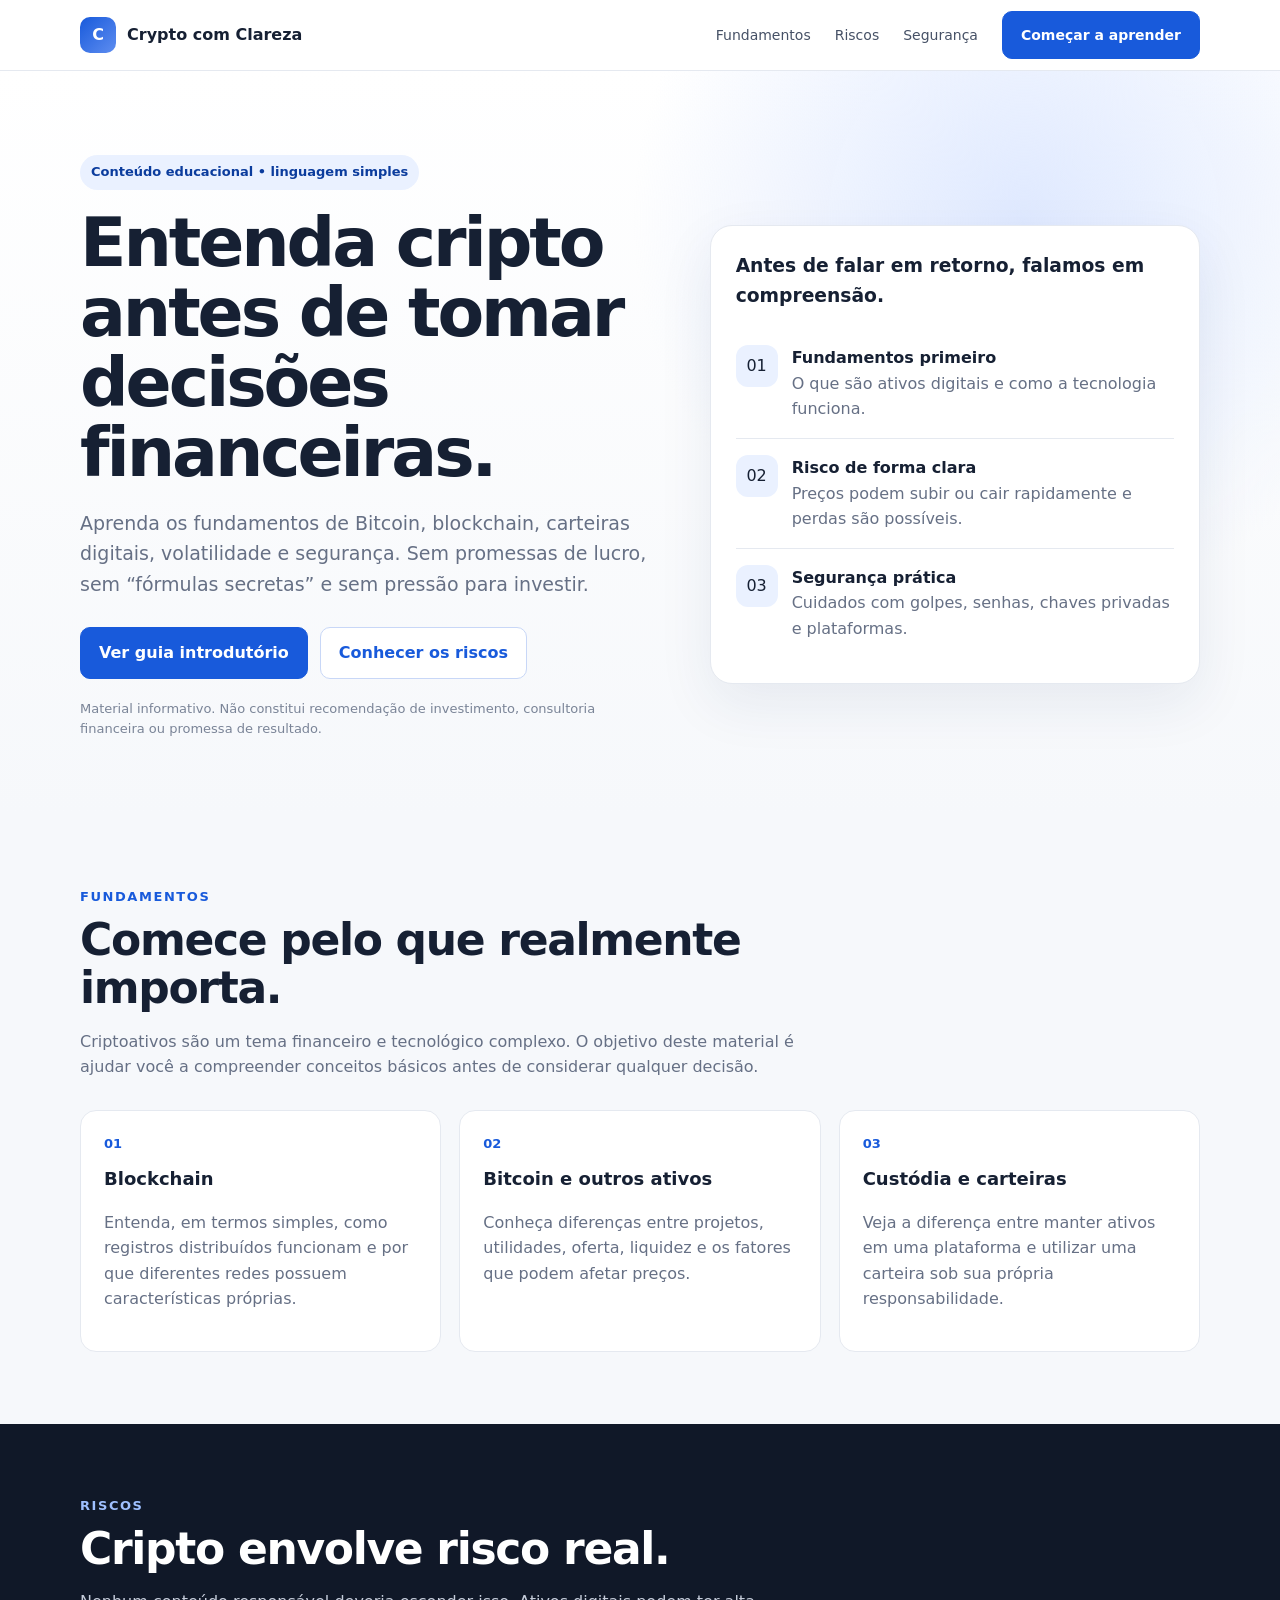
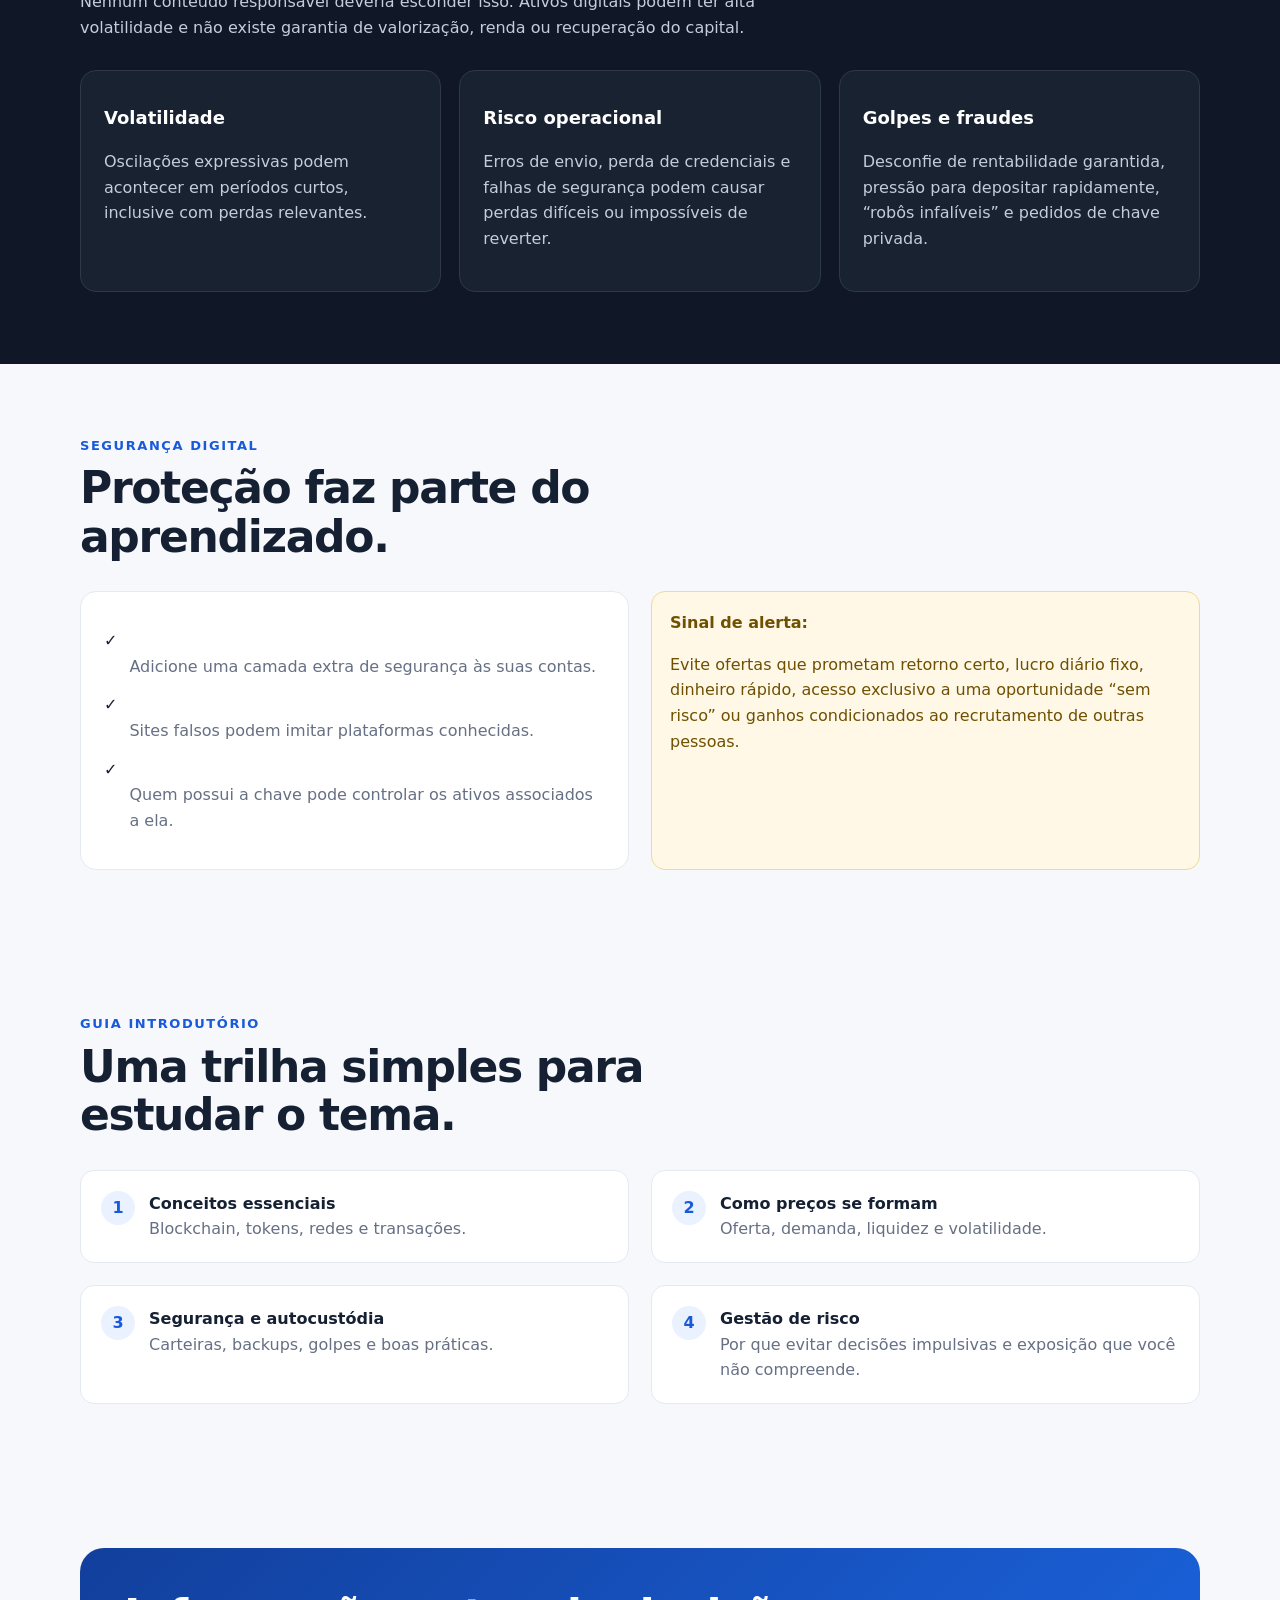
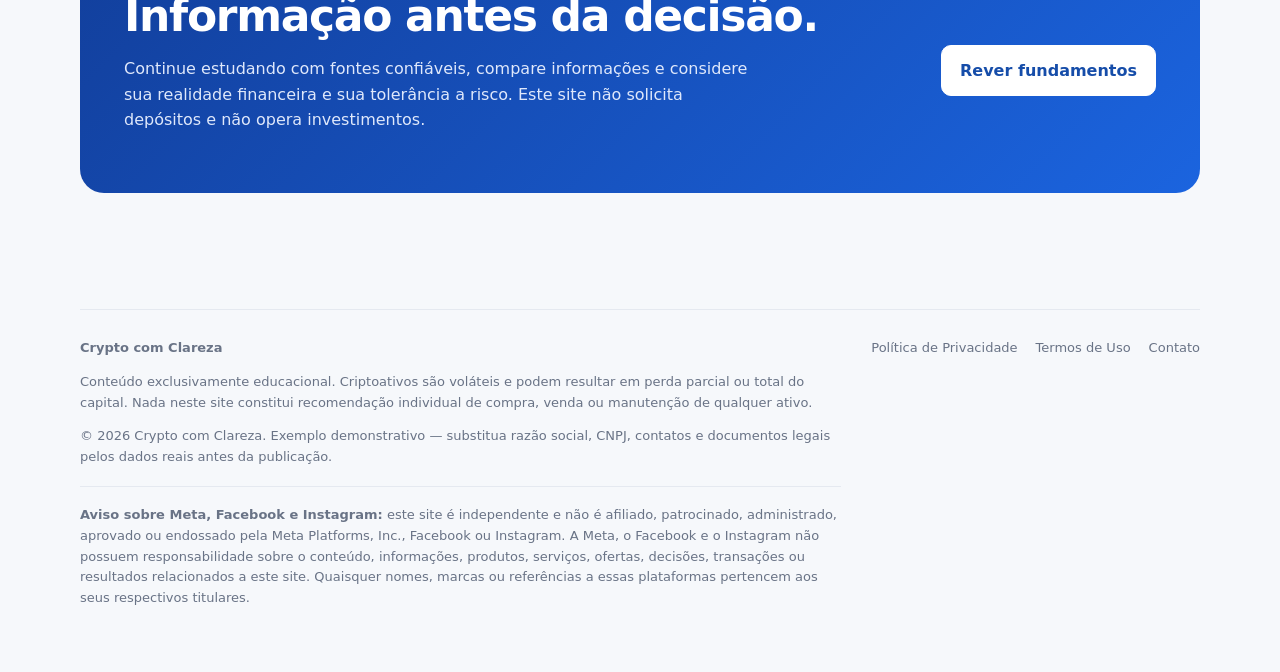
<file: gorilawhite/index.html>
<!doctype html>
<html lang="pt-BR">
<head>
  <meta charset="utf-8" />
  <meta name="viewport" content="width=device-width, initial-scale=1" />
  <meta name="description" content="Conteúdo educacional sobre criptomoedas, blockchain, segurança digital e gestão de riscos. Sem promessas de lucro ou recomendação individual de investimento." />
  <meta name="robots" content="index,follow" />
  <title>Crypto com Clareza | Educação sobre ativos digitais</title>
  <style>
    :root{
      --bg:#f6f8fb; --card:#ffffff; --ink:#162033; --muted:#667085;
      --line:#e5e9f0; --brand:#185adb; --brand2:#0b3c9d; --soft:#eaf1ff;
      --good:#0b7a53; --warn:#8a5a00;
    }
    *{box-sizing:border-box}
    html{scroll-behavior:smooth}
    body{margin:0;font-family:Inter,ui-sans-serif,system-ui,-apple-system,BlinkMacSystemFont,"Segoe UI",sans-serif;background:var(--bg);color:var(--ink);line-height:1.6}
    a{color:inherit}
    .wrap{width:min(1120px,calc(100% - 36px));margin:auto}
    header{background:rgba(255,255,255,.94);border-bottom:1px solid var(--line);position:sticky;top:0;z-index:10;backdrop-filter:blur(12px)}
    nav{min-height:70px;display:flex;align-items:center;justify-content:space-between;gap:22px}
    .brand{display:flex;gap:11px;align-items:center;font-weight:800;text-decoration:none}
    .logo{width:36px;height:36px;border-radius:10px;background:linear-gradient(135deg,var(--brand),#5e8df0);display:grid;place-items:center;color:white;font-weight:900}
    .navlinks{display:flex;gap:24px;align-items:center;color:#465166;font-size:14px}
    .navlinks a{text-decoration:none}
    .btn{display:inline-flex;align-items:center;justify-content:center;padding:12px 18px;border-radius:10px;background:var(--brand);color:#fff;text-decoration:none;font-weight:700;border:1px solid var(--brand)}
    .btn:hover{background:var(--brand2)}
    .btn.secondary{background:#fff;color:var(--brand);border-color:#c8d7f7}
    .hero{padding:84px 0 62px;background:radial-gradient(circle at 80% 20%,#dfe9ff 0,transparent 33%),linear-gradient(#fff,var(--bg))}
    .hero-grid{display:grid;grid-template-columns:1.08fr .92fr;gap:54px;align-items:center}
    .pill{display:inline-flex;gap:8px;align-items:center;background:var(--soft);color:var(--brand2);padding:7px 11px;border-radius:999px;font-size:13px;font-weight:800}
    h1{font-size:clamp(40px,6vw,68px);line-height:1.03;letter-spacing:-.045em;margin:18px 0 20px}
    .lead{font-size:19px;color:var(--muted);max-width:710px}
    .actions{display:flex;gap:12px;flex-wrap:wrap;margin:28px 0 20px}
    .micro{font-size:13px;color:#7a8497}
    .panel{background:var(--card);border:1px solid var(--line);border-radius:22px;padding:25px;box-shadow:0 20px 55px rgba(26,53,98,.08)}
    .panel h3{margin-top:0}
    .metric{display:flex;gap:14px;padding:16px 0;border-bottom:1px solid var(--line)}
    .metric:last-child{border-bottom:0}
    .icon{width:42px;height:42px;border-radius:12px;background:var(--soft);display:grid;place-items:center;flex:none}
    section{padding:72px 0}
    .section-head{max-width:730px;margin-bottom:30px}
    .eyebrow{font-size:13px;font-weight:800;color:var(--brand);text-transform:uppercase;letter-spacing:.12em}
    h2{font-size:clamp(30px,4vw,44px);line-height:1.1;letter-spacing:-.03em;margin:8px 0 12px}
    .muted{color:var(--muted)}
    .grid3{display:grid;grid-template-columns:repeat(3,1fr);gap:18px}
    .card{background:#fff;border:1px solid var(--line);border-radius:16px;padding:23px}
    .card h3{margin:10px 0 8px;font-size:18px}
    .num{font-size:13px;font-weight:900;color:var(--brand)}
    .risk{background:#101828;color:white}
    .risk .muted{color:#c5ccda}
    .risk .card{background:#182230;border-color:#2d394a;color:white}
    .risk .card p{color:#c5ccda}
    .check{display:flex;gap:12px;margin:13px 0}
    .check b{color:#fff}
    .learn{display:grid;grid-template-columns:1fr 1fr;gap:22px}
    .lesson{display:flex;gap:14px;background:#fff;border:1px solid var(--line);padding:20px;border-radius:14px}
    .lesson span{display:grid;place-items:center;width:34px;height:34px;border-radius:50%;background:var(--soft);color:var(--brand);font-weight:900;flex:none}
    .notice{background:#fff8e7;border:1px solid #f0d996;border-radius:14px;padding:18px;color:#6f5000}
    .cta{background:linear-gradient(135deg,#123f9c,#1b64df);border-radius:24px;color:white;padding:44px;display:flex;align-items:center;justify-content:space-between;gap:25px}
    .cta h2{margin-top:0}
    .cta p{color:#dfe8fb;max-width:640px}
    .cta .btn{background:white;color:#164da9;border-color:white}
    footer{padding:44px 0 50px;color:#697386;font-size:13px}
    .footergrid{display:grid;grid-template-columns:1fr auto;gap:30px;border-top:1px solid var(--line);padding-top:28px}
    .footerlinks{display:flex;gap:18px;flex-wrap:wrap}
    .footerlinks a{text-decoration:none}
    @media(max-width:800px){
      .navlinks a:not(.btn){display:none}
      .hero{padding-top:56px}
      .hero-grid,.learn{grid-template-columns:1fr}
      .grid3{grid-template-columns:1fr}
      .cta{display:block;padding:30px}
      .cta .btn{margin-top:8px}
      .footergrid{grid-template-columns:1fr}
    }
  
    .modal-backdrop{
      position:fixed; inset:0; background:rgba(10,18,32,.62); display:none;
      align-items:center; justify-content:center; padding:20px; z-index:1000;
    }
    .modal-backdrop.open{display:flex}
    .modal{
      width:min(760px,100%); max-height:86vh; overflow:auto; background:#fff;
      border-radius:18px; border:1px solid var(--line); box-shadow:0 30px 80px rgba(0,0,0,.22);
    }
    .modal-head{
      position:sticky; top:0; background:#fff; border-bottom:1px solid var(--line);
      padding:18px 22px; display:flex; align-items:center; justify-content:space-between; gap:20px;
    }
    .modal-head h3{margin:0;font-size:22px}
    .modal-close{
      border:0; background:#f0f3f8; width:38px; height:38px; border-radius:10px;
      cursor:pointer; font-size:22px; color:#344054;
    }
    .modal-body{padding:22px}
    .modal-body h4{margin:24px 0 8px}
    .modal-body p,.modal-body li{color:#596579}
    .modal-body ul{padding-left:20px}

  </style>
</head>
<body>
<header>
  <div class="wrap">
    <nav aria-label="Navegação principal">
      <a class="brand" href="#inicio"><span class="logo">C</span> Crypto com Clareza</a>
      <div class="navlinks">
        <a href="#fundamentos">Fundamentos</a>
        <a href="#riscos">Riscos</a>
        <a href="#seguranca">Segurança</a>
        <a class="btn" href="#guia">Começar a aprender</a>
      </div>
    </nav>
  </div>
</header>

<main id="inicio">
  <section class="hero">
    <div class="wrap hero-grid">
      <div>
        <span class="pill">Conteúdo educacional • linguagem simples</span>
        <h1>Entenda cripto antes de tomar decisões financeiras.</h1>
        <p class="lead">Aprenda os fundamentos de Bitcoin, blockchain, carteiras digitais, volatilidade e segurança. Sem promessas de lucro, sem “fórmulas secretas” e sem pressão para investir.</p>
        <div class="actions">
          <a class="btn" href="#guia">Ver guia introdutório</a>
          <a class="btn secondary" href="#riscos">Conhecer os riscos</a>
        </div>
        <p class="micro">Material informativo. Não constitui recomendação de investimento, consultoria financeira ou promessa de resultado.</p>
      </div>
      <aside class="panel" aria-label="Princípios do conteúdo">
        <h3>Antes de falar em retorno, falamos em compreensão.</h3>
        <div class="metric"><div class="icon">01</div><div><strong>Fundamentos primeiro</strong><br><span class="muted">O que são ativos digitais e como a tecnologia funciona.</span></div></div>
        <div class="metric"><div class="icon">02</div><div><strong>Risco de forma clara</strong><br><span class="muted">Preços podem subir ou cair rapidamente e perdas são possíveis.</span></div></div>
        <div class="metric"><div class="icon">03</div><div><strong>Segurança prática</strong><br><span class="muted">Cuidados com golpes, senhas, chaves privadas e plataformas.</span></div></div>
      </aside>
    </div>
  </section>

  <section id="fundamentos">
    <div class="wrap">
      <div class="section-head">
        <div class="eyebrow">Fundamentos</div>
        <h2>Comece pelo que realmente importa.</h2>
        <p class="muted">Criptoativos são um tema financeiro e tecnológico complexo. O objetivo deste material é ajudar você a compreender conceitos básicos antes de considerar qualquer decisão.</p>
      </div>
      <div class="grid3">
        <article class="card"><div class="num">01</div><h3>Blockchain</h3><p class="muted">Entenda, em termos simples, como registros distribuídos funcionam e por que diferentes redes possuem características próprias.</p></article>
        <article class="card"><div class="num">02</div><h3>Bitcoin e outros ativos</h3><p class="muted">Conheça diferenças entre projetos, utilidades, oferta, liquidez e os fatores que podem afetar preços.</p></article>
        <article class="card"><div class="num">03</div><h3>Custódia e carteiras</h3><p class="muted">Veja a diferença entre manter ativos em uma plataforma e utilizar uma carteira sob sua própria responsabilidade.</p></article>
      </div>
    </div>
  </section>

  <section class="risk" id="riscos">
    <div class="wrap">
      <div class="section-head">
        <div class="eyebrow" style="color:#9fc0ff">Riscos</div>
        <h2>Cripto envolve risco real.</h2>
        <p class="muted">Nenhum conteúdo responsável deveria esconder isso. Ativos digitais podem ter alta volatilidade e não existe garantia de valorização, renda ou recuperação do capital.</p>
      </div>
      <div class="grid3">
        <article class="card"><h3>Volatilidade</h3><p>Oscilações expressivas podem acontecer em períodos curtos, inclusive com perdas relevantes.</p></article>
        <article class="card"><h3>Risco operacional</h3><p>Erros de envio, perda de credenciais e falhas de segurança podem causar perdas difíceis ou impossíveis de reverter.</p></article>
        <article class="card"><h3>Golpes e fraudes</h3><p>Desconfie de rentabilidade garantida, pressão para depositar rapidamente, “robôs infalíveis” e pedidos de chave privada.</p></article>
      </div>
    </div>
  </section>

  <section id="seguranca">
    <div class="wrap">
      <div class="section-head">
        <div class="eyebrow">Segurança digital</div>
        <h2>Proteção faz parte do aprendizado.</h2>
      </div>
      <div class="learn">
        <div class="card">
          <div class="check"><span>✓</span><div><b>Use autenticação em dois fatores</b><br><span class="muted">Adicione uma camada extra de segurança às suas contas.</span></div></div>
          <div class="check"><span>✓</span><div><b>Confirme endereços e domínios</b><br><span class="muted">Sites falsos podem imitar plataformas conhecidas.</span></div></div>
          <div class="check"><span>✓</span><div><b>Nunca compartilhe sua chave privada</b><br><span class="muted">Quem possui a chave pode controlar os ativos associados a ela.</span></div></div>
        </div>
        <div class="notice">
          <strong>Sinal de alerta:</strong>
          <p>Evite ofertas que prometam retorno certo, lucro diário fixo, dinheiro rápido, acesso exclusivo a uma oportunidade “sem risco” ou ganhos condicionados ao recrutamento de outras pessoas.</p>
        </div>
      </div>
    </div>
  </section>

  <section id="guia">
    <div class="wrap">
      <div class="section-head">
        <div class="eyebrow">Guia introdutório</div>
        <h2>Uma trilha simples para estudar o tema.</h2>
      </div>
      <div class="learn">
        <div class="lesson"><span>1</span><div><strong>Conceitos essenciais</strong><div class="muted">Blockchain, tokens, redes e transações.</div></div></div>
        <div class="lesson"><span>2</span><div><strong>Como preços se formam</strong><div class="muted">Oferta, demanda, liquidez e volatilidade.</div></div></div>
        <div class="lesson"><span>3</span><div><strong>Segurança e autocustódia</strong><div class="muted">Carteiras, backups, golpes e boas práticas.</div></div></div>
        <div class="lesson"><span>4</span><div><strong>Gestão de risco</strong><div class="muted">Por que evitar decisões impulsivas e exposição que você não compreende.</div></div></div>
      </div>
    </div>
  </section>

  <section>
    <div class="wrap">
      <div class="cta">
        <div>
          <h2>Informação antes da decisão.</h2>
          <p>Continue estudando com fontes confiáveis, compare informações e considere sua realidade financeira e sua tolerância a risco. Este site não solicita depósitos e não opera investimentos.</p>
        </div>
        <a class="btn" href="#fundamentos">Rever fundamentos</a>
      </div>
    </div>
  </section>
</main>

<footer>
  <div class="wrap footergrid">
    <div>
      <strong>Crypto com Clareza</strong>
      <p>Conteúdo exclusivamente educacional. Criptoativos são voláteis e podem resultar em perda parcial ou total do capital. Nada neste site constitui recomendação individual de compra, venda ou manutenção de qualquer ativo.</p>
      <p>© 2026 Crypto com Clareza. Exemplo demonstrativo — substitua razão social, CNPJ, contatos e documentos legais pelos dados reais antes da publicação.</p>

      <p style="margin-top:18px;padding-top:18px;border-top:1px solid #e5e9f0;">
        <strong>Aviso sobre Meta, Facebook e Instagram:</strong>
        este site é independente e não é afiliado, patrocinado, administrado, aprovado ou endossado pela Meta Platforms, Inc., Facebook ou Instagram.
        A Meta, o Facebook e o Instagram não possuem responsabilidade sobre o conteúdo, informações, produtos, serviços, ofertas, decisões, transações ou resultados relacionados a este site.
        Quaisquer nomes, marcas ou referências a essas plataformas pertencem aos seus respectivos titulares.
      </p>
    </div>
    <div class="footerlinks">
      <a href="#" data-open-modal="privacyModal">Política de Privacidade</a>
      <a href="#" data-open-modal="termsModal">Termos de Uso</a>
      <a href="mailto:contato@seudominio.com">Contato</a>
    </div>
  </div>
</footer>

<div class="modal-backdrop" id="privacyModal" aria-hidden="true">
  <div class="modal" role="dialog" aria-modal="true" aria-labelledby="privacyTitle">
    <div class="modal-head">
      <h3 id="privacyTitle">Política de Privacidade</h3>
      <button class="modal-close" type="button" aria-label="Fechar" data-close-modal>&times;</button>
    </div>
    <div class="modal-body">
      <p><strong>Última atualização:</strong> setembro de 2026.</p>
      <p>Esta Política de Privacidade explica, de forma geral, como as informações podem ser tratadas durante a navegação neste site.</p>

      <h4>1. Informações coletadas</h4>
      <p>Podemos coletar informações fornecidas voluntariamente pelo visitante, como nome, e-mail ou outras informações enviadas por formulários. Também podem ser registrados dados técnicos básicos de navegação, como tipo de dispositivo, navegador, páginas acessadas e endereço IP, quando necessário para segurança, funcionamento e análise do site.</p>

      <h4>2. Finalidade do uso</h4>
      <p>As informações poderão ser utilizadas para responder solicitações, melhorar a experiência do usuário, manter a segurança do site, enviar comunicações autorizadas e cumprir obrigações legais ou regulatórias.</p>

      <h4>3. Cookies e tecnologias semelhantes</h4>
      <p>Este site pode utilizar cookies ou tecnologias semelhantes para funcionalidades essenciais, medição de desempenho e, quando aplicável, análise de campanhas. O visitante pode ajustar permissões de cookies pelo navegador ou pelas ferramentas disponibilizadas no próprio site.</p>

      <h4>4. Compartilhamento de dados</h4>
      <p>Não vendemos dados pessoais. Informações poderão ser compartilhadas com prestadores de serviço estritamente necessários à operação do site, sempre dentro dos limites legais aplicáveis, ou quando exigido por autoridade competente.</p>

      <h4>5. Segurança</h4>
      <p>Adotamos medidas razoáveis de segurança para proteger informações contra acesso, alteração, divulgação ou destruição não autorizados. Nenhum sistema, entretanto, pode ser considerado totalmente imune a riscos.</p>

      <h4>6. Direitos do titular</h4>
      <p>O titular poderá solicitar, conforme a legislação aplicável, acesso, correção, atualização ou exclusão de seus dados, bem como esclarecimentos sobre seu tratamento.</p>

      <h4>7. Conteúdo educacional</h4>
      <p>O conteúdo deste site possui finalidade educacional e informativa. Não constitui recomendação individual de investimento, promessa de lucro ou garantia de resultado financeiro.</p>

      <h4>8. Contato</h4>
      <p>Para questões relacionadas à privacidade, utilize o canal de contato disponibilizado neste site.</p>
    </div>
  </div>
</div>

<div class="modal-backdrop" id="termsModal" aria-hidden="true">
  <div class="modal" role="dialog" aria-modal="true" aria-labelledby="termsTitle">
    <div class="modal-head">
      <h3 id="termsTitle">Termos de Uso</h3>
      <button class="modal-close" type="button" aria-label="Fechar" data-close-modal>&times;</button>
    </div>
    <div class="modal-body">
      <p><strong>Última atualização:</strong> setembro de 2026.</p>
      <p>Ao acessar este site, o visitante declara estar ciente destes Termos de Uso.</p>

      <h4>1. Finalidade do site</h4>
      <p>Este site apresenta conteúdo educacional sobre criptoativos, blockchain, segurança digital e temas relacionados. O material é informativo e não substitui orientação financeira, jurídica, tributária ou profissional individualizada.</p>

      <h4>2. Ausência de garantia</h4>
      <p>Não há promessa ou garantia de lucro, valorização, renda, rentabilidade ou recuperação de capital. Criptoativos podem apresentar elevada volatilidade e envolver perda parcial ou total dos valores envolvidos.</p>

      <h4>3. Decisões do usuário</h4>
      <p>Toda decisão financeira tomada pelo visitante é de sua exclusiva responsabilidade. Recomenda-se pesquisa independente, avaliação de riscos e, quando apropriado, consulta a profissional habilitado.</p>

      <h4>4. Uso adequado</h4>
      <p>O visitante concorda em utilizar este site de forma lícita, sem tentar comprometer sua segurança, funcionamento, infraestrutura ou conteúdo.</p>

      <h4>5. Propriedade intelectual</h4>
      <p>Textos, elementos visuais, estrutura, marca e demais conteúdos deste site não poderão ser reproduzidos ou utilizados comercialmente sem autorização, salvo quando permitido por lei.</p>

      <h4>6. Links e terceiros</h4>
      <p>O site poderá conter referências ou links para serviços de terceiros. Não controlamos suas práticas, disponibilidade, conteúdo ou políticas, e o acesso ocorre por conta e risco do usuário.</p>

      <h4>7. Meta, Facebook e Instagram</h4>
      <p>Este site é independente e não é afiliado, patrocinado, administrado, aprovado ou endossado pela Meta Platforms, Inc., Facebook ou Instagram. Essas empresas não possuem responsabilidade sobre o conteúdo, informações, serviços, ofertas ou resultados relacionados a este site.</p>

      <h4>8. Alterações</h4>
      <p>Estes Termos poderão ser atualizados periodicamente para refletir mudanças no site, em práticas operacionais ou em requisitos legais.</p>
    </div>
  </div>
</div>

<script>
  const openModal = (id) => {
    const el = document.getElementById(id);
    if (!el) return;
    el.classList.add('open');
    el.setAttribute('aria-hidden','false');
    document.body.style.overflow = 'hidden';
  };

  const closeModal = (el) => {
    el.classList.remove('open');
    el.setAttribute('aria-hidden','true');
    document.body.style.overflow = '';
  };

  document.querySelectorAll('[data-open-modal]').forEach(link => {
    link.addEventListener('click', e => {
      e.preventDefault();
      openModal(link.getAttribute('data-open-modal'));
    });
  });

  document.querySelectorAll('[data-close-modal]').forEach(btn => {
    btn.addEventListener('click', () => closeModal(btn.closest('.modal-backdrop')));
  });

  document.querySelectorAll('.modal-backdrop').forEach(backdrop => {
    backdrop.addEventListener('click', e => {
      if (e.target === backdrop) closeModal(backdrop);
    });
  });

  document.addEventListener('keydown', e => {
    if (e.key === 'Escape') {
      document.querySelectorAll('.modal-backdrop.open').forEach(closeModal);
    }
  });
</script>

</body>
</html>
</file>
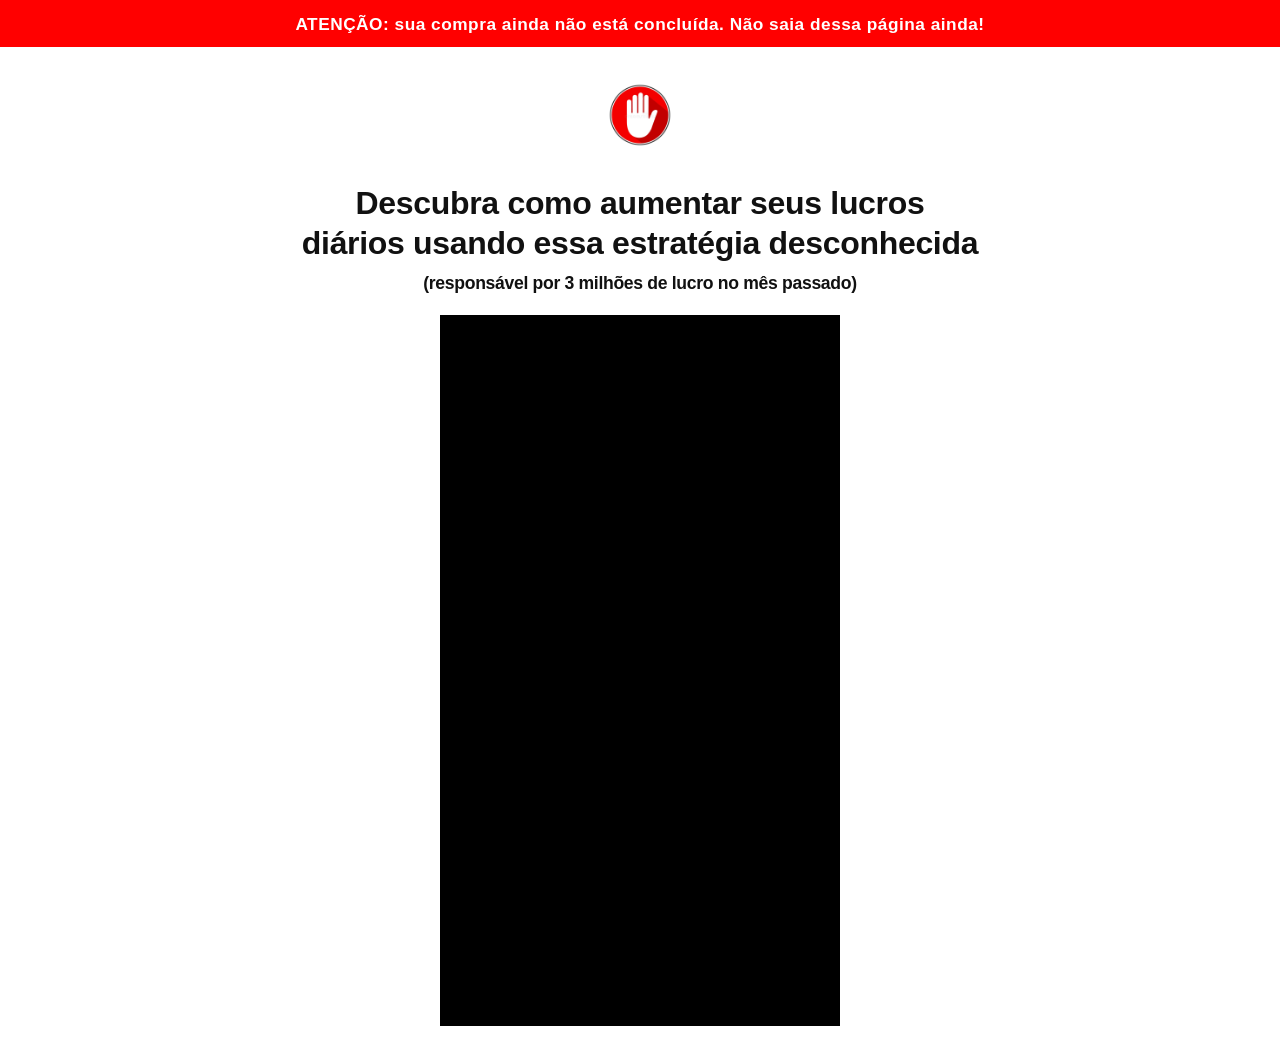
<file: upsell_01/index.html>
<!DOCTYPE html><html lang="pt-br"><head>
  <meta charset="UTF-8">
  <title>Upsell 1</title>
  <meta name="viewport" content="width=device-width, initial-scale=1.0">

   
  <style>
    html, body {
      margin: 0;
      padding: 0;
      background: #fff;
      color: #111;
      font-family: 'Segoe UI', Arial, sans-serif;
      min-height: 100vh;
      box-sizing: border-box;
      overflow-x: hidden;
    }
    .banner-topo {
      width: 100%;
      background: #ff0000;
      color: #fff;
      font-weight: bold;
      text-align: center;
      padding: 14px 2vw 12px 2vw;
      font-size: 1.08rem;
      letter-spacing: 0.5px;
      box-sizing: border-box;
    }
    .video-wrapper {
      display: flex;
      justify-content: center;
      align-items: center;
      padding: 20px 16px 0 16px;
    }
    .video-player {
      width: 100%;
      max-width: 400px;
    }
    .btn-sim {
      display: block;
      background: #16a34a;
      color: #ffffff;
      font-size: 1.25em;
      font-weight: bold;
      padding: 18px 16px;
      margin: 30px auto 0 auto;
      border: none;
      border-radius: 10px;
      box-shadow: 0 4px 14px rgba(22,163,74,0.35);
      cursor: pointer;
      max-width: 400px;
      width: 100%;
      text-align: center;
      transition: background 0.2s, transform 0.1s;
      line-height: 1.3;
    }
    .btn-sim:hover {
      background: #15803d;
      transform: translateY(-1px);
    }
    .btn-nao {
      display: inline-block;
      background: transparent;
      color: #555;
      font-size: 0.92em;
      font-weight: normal;
      padding: 6px 0;
      margin: 14px auto 30px auto;
      border: none;
      border-bottom: 1px solid #aaa;
      border-radius: 0;
      cursor: pointer;
      width: fit-content;
      text-align: center;
      text-decoration: none;
      transition: color 0.2s;
    }
    .btn-nao:hover {
      color: #222;
    }
    .esconder {
      display: none;
    }
    .wrapper-botoes {
      display: flex;
      flex-direction: column;
      align-items: center;
      padding-bottom: 100px;
    }
    @media (max-width: 600px) {
      .banner-topo { font-size: 0.98rem; padding: 10px 2vw 8px 2vw; }
      .btn-sim { font-size: 1em; padding: 14px; }
    }
  </style>

  <!-- Ticto One Click Buy -->
  
 
  <!-- FIM Ticto -->

  <!-- VELOCIDADE UP1 -->
   <script>!function(i,n){i._plt=i._plt||(n&&n.timeOrigin?n.timeOrigin+n.now():Date.now())}(window,performance);</script>
<link rel="preload" href="https://scripts.converteai.net/beb06ebc-0219-4b97-b88f-8ccab6eb2442/players/6a9c5d606da0a5d652a0664f/v4/player.js" as="script">
<link rel="preload" href="https://scripts.converteai.net/lib/js/smartplayer-wc/v4/smartplayer.js" as="script">
<link rel="preload" href="https://cdn.converteai.net/beb06ebc-0219-4b97-b88f-8ccab6eb2442/6a9c5d2a6da0a5d652a065e0/main.m3u8" as="fetch">
<link rel="dns-prefetch" href="https://cdn.converteai.net">
<link rel="dns-prefetch" href="https://scripts.converteai.net">
<link rel="dns-prefetch" href="https://images.converteai.net">
<link rel="dns-prefetch" href="https://license.vturb.com">

  <!-- FIM -->

<script src="js/player.js" async=""></script></head>
<!-- ds -->
<body>

  <div class="banner-topo">
    ATENÇÃO: sua compra ainda não está concluída. Não saia dessa página ainda!
    
  </div>

  <!-- Imagem mão stop -->
  <div style="text-align: center; margin: 28px 0 0 0;">
    <img src="images/07a2667e5deb7786a644e43b413f2260.jpg" alt="Stop" style="width: 80px; height: 80px; border-radius: 50%; object-fit: cover;">
  </div>

<!-- Headline -->
<div style="text-align: center; margin: 24px 16px 0;">
  <h1 style="
    max-width: 820px;
    margin: 0 auto;
    font-weight: 800;
    font-size: clamp(1.3rem, 5vw, 2rem);
    line-height: 1.25;
    letter-spacing: -0.01em;
    text-wrap: balance;
    color: #111;
  ">
    Descubra como aumentar seus lucros diários usando essa estratégia desconhecida
    <span style="display:block; font-size:0.55em; font-weight:800; color:#111; margin-top:10px;">
      (responsável por 3 milhões de lucro no mês passado)
    </span>
  </h1>
</div>

  <!-- Vídeo Vturb UP1 -->
  <div class="video-wrapper">
    <div class="video-player">
      <vturb-smartplayer id="vid-6a9c5d606da0a5d652a0664f" style="display: block; margin: 0 auto; width: 100%; max-width: 400px;"><div class="vturb-player-placeholder" style="position: relative; width: 100%; padding: 177.77777777777777% 0 0; z-index: 0; background-color: black;"></div></vturb-smartplayer> <script type="text/javascript"> var s=document.createElement("script"); s.src="https://scripts.converteai.net/beb06ebc-0219-4b97-b88f-8ccab6eb2442/players/6a9c5d606da0a5d652a0664f/v4/player.js", s.async=!0,document.head.appendChild(s); </script>
    </div>
  </div>
  <!-- Fim -->
  <br> 

  <!-- BOTÕES LASTLINK -->
  <script src="https://cdn.lastlink.com/upsell.min.js"></script>
  <script>
  var upsellRedirect = "https://app.gorila.vip/bem-vindo";
  function setupDenyButtons() {
      document.querySelectorAll('[id^="denyButton"]').forEach(button => {
          button.onclick = function() {
              const currentUrl = new URL(window.location.href);
              const newUrl = new URL("https://app.gorila.vip/bem-vindo");
              currentUrl.searchParams.forEach((value, key) => {
                  newUrl.searchParams.append(key, value);
              });
              window.location.href = newUrl.toString();
          };
      });
  }
  if (document.readyState === 'loading') {
      document.addEventListener('DOMContentLoaded', setupDenyButtons);
  } else {
      setupDenyButtons();
  }
  </script>

  <div class="wrapper-botoes" id="wrapper-botoes" style="display: none;">
    <div style="font-family: DM Sans; display: flex; flex-direction: column; gap: 24px; align-items: center; cursor: pointer;"><div class="button-default button-accept w-full" style="padding: 17px 32px; line-height: 22px; border-radius: 12px; font-weight: 700 !important; background-color: rgb(52, 226, 60); color: rgb(0, 0, 0);" id="llupsell-CE4515035-1"> Eu quero participar do grupo vip </div><div class="button-default button-deny w-full" style="text-decoration: underline; line-height: 22px; font-size: 10px; font-weight: 400 !important; color: rgb(0, 0, 0);" id="denyButton1bb9577"> Desculpe, mas não quero aumentar meus lucros </div></div>
  </div>
  <!-- FIM BOTÕES -->

  <!-- Delay 4min24 (264 segundos) -->
  <script>
    const delaySegundos = 238;

    document.addEventListener("DOMContentLoaded", function () {
      function verificarPlayer() {
        if (typeof smartplayer === 'undefined' || !(smartplayer.instances && smartplayer.instances.length)) {
          return setTimeout(verificarPlayer, 1000);
        }
        const player = smartplayer.instances[0];
        player.on('timeupdate', () => {
          const wrapper = document.getElementById('wrapper-botoes');
          if (!wrapper) return;
          if (player.video.currentTime >= delaySegundos && wrapper.style.display === 'none') {
            wrapper.style.display = 'flex';
          }
        });
      }
      verificarPlayer();
    });
  </script>



</body></html>
</file>
